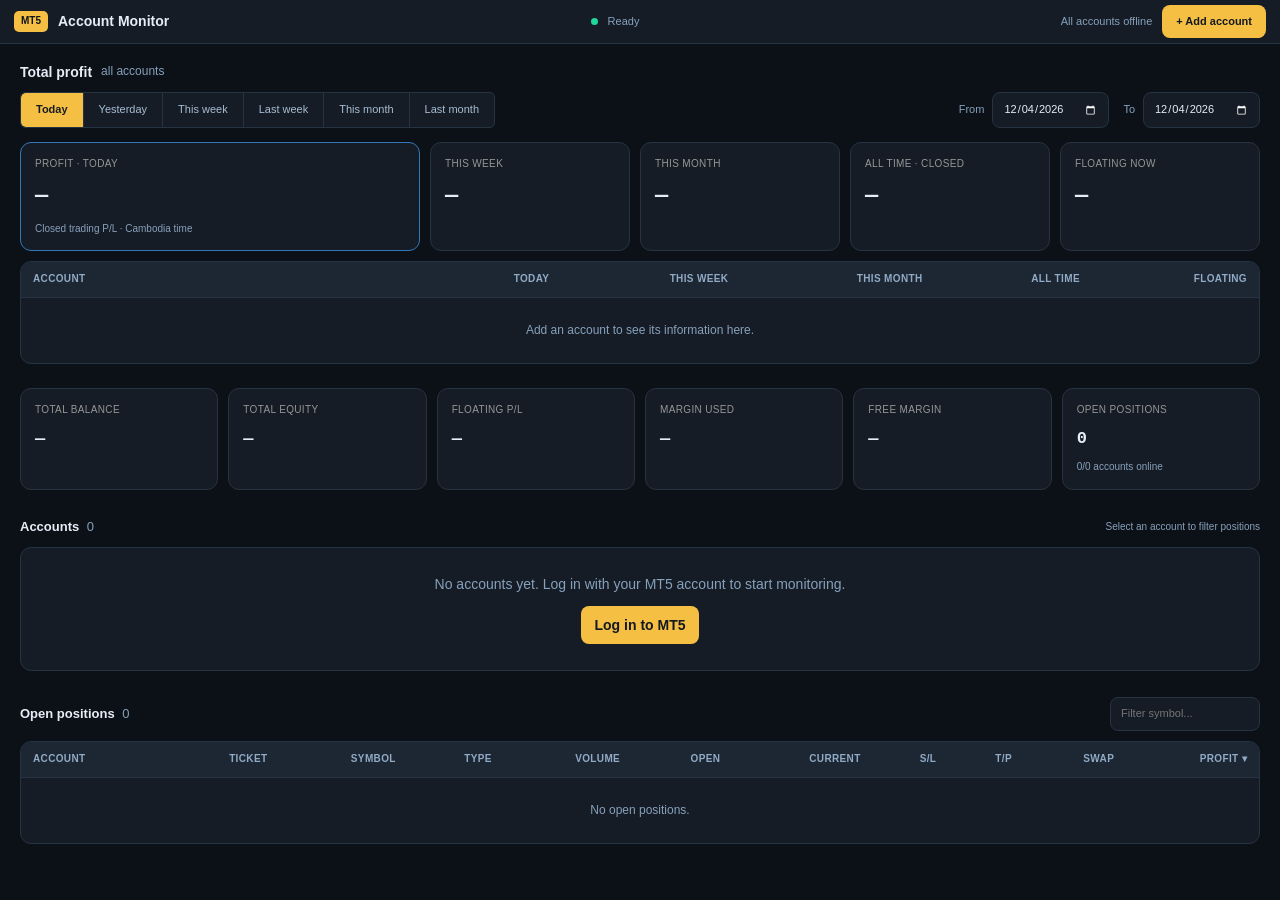
<file: index.html>
<!doctype html>
<html lang="en">
<head>
<meta charset="utf-8">
<meta name="viewport" content="width=device-width, initial-scale=1, maximum-scale=1, user-scalable=no">
<meta name="theme-color" content="#0c1118">
<title>Mab KaaKoo | MT5 Account Monitor</title>
<link rel="stylesheet" href="style.css?v=20261119-webcontrols">
<link rel="icon" type="image/x-icon" href="favicon.ico">
</head>
<body>
<header class="topbar">
  <div class="top-left"><span class="mt5-badge">MT5</span><strong>Account Monitor</strong></div>
  <div class="top-center"><span class="status-dot"></span><span id="systemStatus">Ready</span></div>
  <div class="top-right"><span id="onlineSummary">All accounts offline</span><button class="add-button" id="openAdd">+ Add account</button></div>
</header>
<main class="dashboard">
  <section class="profit-section">
    <div class="profit-title"><strong>Total profit</strong><span id="profitScope">all accounts</span></div>
    <div class="filter-line">
      <div class="period-tabs" id="periodTabs">
        <button class="period active" data-period="today">Today</button>
        <button class="period" data-period="yesterday">Yesterday</button>
        <button class="period" data-period="this_week">This week</button>
        <button class="period" data-period="last_week">Last week</button>
        <button class="period" data-period="this_month">This month</button>
        <button class="period" data-period="last_month">Last month</button>
      </div>
      <div class="date-range"><label>From <input type="date" id="dateFrom"></label><label>To <input type="date" id="dateTo"></label></div>
    </div>
    <div class="profit-cards">
      <article class="profit-card primary"><span id="profitPeriodLabel">PROFIT · TODAY</span><b id="profitSelected">—</b><small id="profitSelectedNote"></small></article>
      <article class="profit-card"><span>THIS WEEK</span><b id="profitWeek">—</b></article>
      <article class="profit-card"><span>THIS MONTH</span><b id="profitMonth">—</b></article>
      <article class="profit-card"><span>ALL TIME · CLOSED</span><b id="profitAll">—</b></article>
      <article class="profit-card"><span>FLOATING NOW</span><b id="profitFloating">—</b></article>
    </div>
    <div class="table-card profit-table-wrap">
      <table class="profit-table">
        <thead><tr><th>ACCOUNT</th><th>TODAY</th><th>THIS WEEK</th><th>THIS MONTH</th><th>ALL TIME</th><th>FLOATING</th></tr></thead>
        <tbody id="accountRows"><tr><td colspan="6" class="empty-row">Add an account to see its information here.</td></tr></tbody>
      </table>
    </div>
  </section>

  <section class="totals-grid">
    <article class="total-card"><span>TOTAL BALANCE</span><b id="totalBalance">—</b></article>
    <article class="total-card"><span>TOTAL EQUITY</span><b id="totalEquity">—</b></article>
    <article class="total-card"><span>FLOATING P/L</span><b id="totalFloating">—</b></article>
    <article class="total-card"><span>MARGIN USED</span><b id="totalMargin">—</b></article>
    <article class="total-card"><span>FREE MARGIN</span><b id="totalFreeMargin">—</b></article>
    <article class="total-card"><span>OPEN POSITIONS</span><b id="totalPositions">0</b><small id="onlineCount">0/0 accounts online</small></article>
  </section>

  <section class="accounts-section">
    <div class="section-heading"><h2>Accounts <span id="accountCount">0</span></h2><span class="selection-hint" id="selectionHint">Select an account to filter positions</span></div>
    <div class="table-card accounts-empty" id="accountsEmpty">
      <p>No accounts yet. Log in with your MT5 account to start monitoring.</p>
      <button class="login-button" id="emptyAdd">Log in to MT5</button>
    </div>
    <div class="account-cards" id="accountCards"></div>
  </section>

  <section class="positions-section">
    <div class="section-heading"><h2>Open positions <span id="openPositionCount">0</span></h2><div class="position-tools"><button class="clear-filter hidden" id="clearAccountFilter">Show all accounts</button><input class="symbol-filter" id="symbolFilter" placeholder="Filter symbol..."></div></div>
    <div class="table-card positions-table-wrap">
      <table class="positions-table">
        <thead><tr><th>ACCOUNT</th><th>TICKET</th><th>SYMBOL</th><th>TYPE</th><th>VOLUME</th><th>OPEN</th><th>CURRENT</th><th>S/L</th><th>T/P</th><th>SWAP</th><th>PROFIT ▾</th></tr></thead>
        <tbody id="positionRows"><tr><td colspan="11" class="empty-row">No open positions.</td></tr></tbody>
      </table>
    </div>
  </section>
</main>

<div class="modal-backdrop hidden" id="addModal" role="dialog" aria-modal="true" aria-labelledby="modalTitle">
  <div class="modal">
    <button class="close-modal" id="closeModal" aria-label="Close">×</button>
    <h2 id="modalTitle">Log in to an MT5 account</h2>
    <p class="modal-intro">Open an account whose MetaTrader terminal is running the <strong>MT5 Monitor EA</strong>. You need its login, server and the 6-digit pairing code shown on the EA.</p>
    <form id="addAccountForm">
      <label for="accountLogin">Login (account number)</label>
      <input id="accountLogin" type="text" name="mt5_account_number" inputmode="numeric" placeholder="Enter MT5 account number" autocomplete="off" autocapitalize="off" autocorrect="off" spellcheck="false" data-form-type="other" data-lpignore="true" required>
      <label for="accountServer">Server</label>
      <input id="accountServer" placeholder="e.g. JustMarkets-Demo6" autocomplete="off" required>
      <label for="accountCode">Enter 6 Digit</label>
      <input id="accountCode" type="text" name="mt5_pairing_code" placeholder="Enter 6-digit pairing code" inputmode="numeric" minlength="6" maxlength="6" pattern="[0-9]{6}" autocomplete="off" autocapitalize="off" spellcheck="false" required>
      <label for="accountAlias">Display Alias Name</label>
      <input id="accountAlias" placeholder="e.g. T-XAUUSD" maxlength="40" required>
      <div id="formMessage" class="form-message" role="status"></div>
      <div class="modal-actions"><button type="button" class="cancel-button" id="cancelModal">Cancel</button><button type="submit" class="login-button" id="loginButton">Login</button></div>
    </form>
    <p class="modal-note">No MT5 password needed — the data comes from the EA running in the account's own terminal. Only people who know the pairing code can open the account.</p>
  </div>
</div>
<script src="app.js"></script>
</body>
</html>
</file>
<file: style.css>
*{box-sizing:border-box}
:root{color-scheme:dark;--bg:#0c1118;--panel:#151c25;--head:#1d2733;--line:#263342;--muted:#87a0bb;--text:#e6edf6;--yellow:#f5bf43;--green:#20d69a;--red:#ff5268;--blue:#4e9bff;--mono:ui-monospace,SFMono-Regular,Menlo,Monaco,Consolas,"Liberation Mono",monospace}
body{margin:0;background:var(--bg);color:var(--text);font:14px/1.45 -apple-system,BlinkMacSystemFont,"Segoe UI",Inter,Roboto,sans-serif}

/* Prevent the entire website from moving horizontally on mobile */
html,body{width:100%;max-width:100%;overflow-x:hidden;overscroll-behavior-x:none}

/* Keep mobile vertical scrolling normal */
body{overflow-y:auto;touch-action:pan-y}

button,input{font:inherit}
.topbar{height:44px;border-bottom:1px solid var(--line);background:#151c25;display:flex;align-items:center;justify-content:space-between;padding:0 14px;position:sticky;top:0;z-index:5}
.top-left,.top-center,.top-right{display:flex;align-items:center;gap:10px}
.top-left strong{font-size:14px}
.mt5-badge{background:var(--yellow);color:#10151c;border-radius:5px;padding:3px 7px;font-size:10px;font-weight:900}
.top-center{font-size:11px;color:var(--muted)}
.status-dot{width:7px;height:7px;background:var(--green);border-radius:50%}
.top-right{font-size:11px;color:var(--muted)}
.add-button,.login-button{background:var(--yellow);color:#14191f;border:0;border-radius:8px;padding:9px 14px;font-weight:700;cursor:pointer}
.dashboard{max-width:1400px;width:calc(100% - 40px);margin:18px auto 42px}
.profit-title{display:flex;gap:9px;align-items:center;margin-bottom:10px}
.profit-title span{color:var(--muted);font-size:12px}
.filter-line{display:flex;align-items:center;justify-content:space-between;gap:14px;margin-bottom:14px}
.period-tabs{display:flex;overflow:hidden;border-radius:10px;background:var(--panel);border:1px solid var(--line)}
.period{border:0;border-right:1px solid var(--line);background:transparent;color:#a8bdd4;padding:9px 15px;font-size:11px;cursor:pointer}
.period:last-child{border-right:0}
.period.active{background:var(--yellow);color:#171b20;font-weight:800;border-radius:9px}
.date-range{display:flex;gap:14px}
.date-range label{display:flex;align-items:center;gap:8px;color:var(--muted);font-size:11px}
.date-range input{background:var(--panel);border:1px solid var(--line);color:var(--text);border-radius:8px;padding:8px 10px}
.profit-cards{display:grid;grid-template-columns:2fr repeat(4,1fr);gap:10px;margin-bottom:10px}
.profit-card,.total-card,.account-card{background:var(--panel);border:1px solid var(--line);border-radius:11px;padding:14px;min-width:0}
.profit-card{min-height:86px;display:flex;flex-direction:column;gap:9px}
.profit-card.primary{border-color:#3477b8}
.profit-card span,.total-card span{font-size:10px;color:var(--muted);letter-spacing:.35px}
.profit-card b{font-size:22px}
.profit-card small{color:var(--muted);font-size:10px}
.positive{color:var(--green)!important}
.negative{color:var(--red)!important}
.table-card{background:var(--panel);border:1px solid var(--line);border-radius:11px;overflow:auto}
.profit-table,.accounts-table,.positions-table{width:100%;border-collapse:collapse;white-space:nowrap}
.profit-table th,.accounts-table th,.positions-table th{background:var(--head);color:#91aac5;font-size:10px;font-weight:600;letter-spacing:.35px;text-align:right;padding:10px 12px}
.profit-table th:first-child,.accounts-table th:first-child,.positions-table th:first-child{text-align:left}
.profit-table td,.accounts-table td,.positions-table td{padding:13px 12px;border-top:1px solid var(--line);font-size:12px;text-align:right}
.profit-table td:first-child,.accounts-table td:first-child,.positions-table td:first-child{text-align:left}
.account-main{display:block;font-weight:700;color:#e8eff8}
.account-sub{display:block;color:var(--muted);font-size:10px;margin-top:3px}
.empty-row{text-align:center!important;color:var(--muted);padding:24px!important}
.totals-grid{display:grid;grid-template-columns:repeat(6,minmax(0,1fr));gap:10px;margin:24px 0 28px}
.total-card{min-height:84px;display:flex;flex-direction:column;gap:9px}
.total-card b{font-size:17px}
.total-card small{font-size:10px;color:var(--muted)}
.section-heading{display:flex;align-items:center;justify-content:space-between;margin:0 0 10px}
.section-heading h2{font-size:13px;margin:0}
.section-heading h2 span{font-weight:500;color:var(--muted);margin-left:4px}
.selection-hint{font-size:10px;color:var(--muted)}
.accounts-section{margin-bottom:26px}
.accounts-table-wrap{margin-bottom:12px}
.accounts-table tbody tr{cursor:pointer}
.accounts-table tbody tr:hover,.accounts-table tbody tr.selected{background:#1b2938}
.online{color:var(--green)}
.offline{color:var(--red)}
.account-cards{display:grid;grid-template-columns:repeat(auto-fill,minmax(250px,1fr));gap:12px}
.account-card{cursor:pointer;transition:border-color .15s,background .15s}
.account-card:hover{border-color:#5b8fc3}
.account-card.selected{border:2px solid var(--yellow);padding:13px;background:#192330}
.account-card-head{display:flex;justify-content:space-between;gap:8px;align-items:flex-start;margin-bottom:14px}
.account-card-title{font-weight:800;font-size:14px}
.account-card-sub{font-size:10px;color:var(--muted);margin-top:3px}
.status-pill{font-size:9px;color:var(--green);background:#12352f;border-radius:20px;padding:3px 8px}
.account-metrics{display:grid;grid-template-columns:1fr 1fr;gap:12px 18px}
.metric span{display:block;color:var(--muted);font-size:10px}
.metric b{display:block;font-size:13px;margin-top:3px}
.account-card-foot{border-top:1px solid var(--line);margin-top:14px;padding-top:10px;display:flex;justify-content:space-between;color:var(--muted);font-size:10px}
.positions-section{margin-top:24px}
.position-tools{display:flex;gap:8px;align-items:center}
.symbol-filter{width:150px;background:var(--panel);border:1px solid var(--line);border-radius:8px;color:var(--text);padding:8px 10px;font-size:11px}
.clear-filter{border:1px solid var(--line);background:#1b2938;color:var(--yellow);border-radius:8px;padding:7px 10px;font-size:10px;cursor:pointer}
.type-buy{color:var(--green);font-weight:700}
.type-sell{color:var(--red);font-weight:700}
.hidden{display:none!important}
.accounts-empty{text-align:center;padding:26px;color:var(--muted)}
.accounts-empty p{margin:0 0 12px}
.modal-backdrop{position:fixed;inset:0;background:#000b;display:flex;align-items:center;justify-content:center;padding:18px;z-index:20}
.modal{width:min(700px,100%);background:#151c25;border:1px solid #d1d8e0;border-radius:20px;padding:34px 36px;position:relative}
.modal h2{margin:0 0 18px;font-size:23px}
.modal-intro,.modal-note{color:#91a1b5;line-height:1.6}
.modal form{display:grid;gap:9px;margin-top:24px}
.modal form label{font-weight:700;margin-top:5px}
.modal input{width:100%;padding:14px 16px;border:1px solid #2b3949;border-radius:10px;background:#0c1118;color:var(--text);outline:none}
.modal input:focus{border-color:var(--yellow)}
.modal-actions{display:flex;justify-content:flex-end;gap:10px;margin-top:14px}
.cancel-button{background:transparent;border:1px solid var(--line);color:var(--text);border-radius:8px;padding:10px 16px;cursor:pointer}
.close-modal{position:absolute;right:22px;top:15px;background:none;border:0;color:var(--muted);font-size:25px;cursor:pointer}
.form-message{color:var(--red);font-size:12px;min-height:16px}
.modal-note{margin:24px 0 0;font-size:12px}

/* v3.1: one consolidated account list in the upper (green-marked) table */
.profit-table-wrap tbody tr{cursor:pointer}
.profit-table-wrap tbody tr:hover,.profit-table-wrap tbody tr.selected{background:#1b2938}
.profit-table th,.profit-table td{white-space:nowrap}
.profit-table th:first-child{min-width:190px}

/* Account list totals and multi-currency presentation */
.currency-total{display:block;white-space:nowrap;line-height:1.55}
.neutral{color:var(--text)!important}
.account-name-wrap{display:flex;align-items:center;gap:9px;min-width:0}
.account-order{display:inline-flex;align-items:center;justify-content:center;flex:0 0 28px;height:28px;border-radius:7px;background:#243244;color:#e6edf6;font-weight:800}
.account-status-dot{display:inline-block;flex:0 0 8px;width:8px;height:8px;border-radius:50%}
.account-status-dot.online{background:var(--green);box-shadow:0 0 0 3px #20d69a18}
.account-status-dot.offline{background:var(--red);box-shadow:0 0 0 3px #ff526818}
.account-name-wrap>div{min-width:0}
.account-total-row td{background:#202b39;border-top:2px solid #3a4a5d;font-weight:800;padding-top:14px;padding-bottom:14px}
.account-total-row .account-total-label{color:var(--yellow);text-align:left!important}
.account-total-row .account-total-values{color:var(--green);text-align:right}
.account-total-row .account-total-status{color:var(--muted);font-size:10px}
.profit-card b .currency-total,.total-card b .currency-total{font-size:inherit;}
.total-card b .currency-total{font-size:17px;color:#fff}
.profit-card b .currency-total{font-size:20px;font-weight:500}
.period-tabs{border-radius:5px;overflow:hidden}
.period{border-radius:0!important;min-width:0}
.period.active{border-radius:0!important}
.period:first-child{border-top-left-radius:5px!important;border-bottom-left-radius:5px!important}
.period:last-child{border-right:0;border-top-right-radius:5px!important;border-bottom-right-radius:5px!important}

/* Profit and account summary card titles */
.profit-card>span,.total-card>span{color:#969696}

/* Account profit table: improve readability of account values and totals only */
.profit-table tbody tr:not(.account-total-row) td:not(:first-child){font-size:14px}
.profit-table tbody tr.account-total-row td:not(:first-child){font-size:16px;font-weight:600}

/* Monospaced, tabular figures for monetary, profit and price values */
.profit-card b,.total-card b,.profit-table td:not(:first-child),.account-metrics .metric b,.positions-table td.numeric,.positions-table td.price,.positions-table td.profit,.positions-table td.change{font-family:var(--mono);font-variant-numeric:tabular-nums}

/* Open positions footer totals */
.positions-total-row td{background:#202b39;border-top:2px solid #3a4a5d;padding-top:14px;padding-bottom:14px;font-weight:700;font-family:var(--mono);font-variant-numeric:tabular-nums}
.positions-total-row .positions-total-label{color:var(--yellow);text-align:left!important;font-family:inherit}
.positions-total-row .positions-total-values{text-align:right}
.positions-total-row .currency-total{display:block;white-space:nowrap;line-height:1.55}

/* Account table currency labels use muted blue; amount keeps its profit color. */
.profit-table .account-currency-code{color:#a5a5a5!important;font-size:90%;margin-left:3px;vertical-align:baseline}

/* Account table secondary trade/position counts under the monetary values. */
.profit-table .account-cell-meta{display:block;margin-top:4px;color:#a5a5a5;font-size:10px;font-weight:400;line-height:1.25;white-space:nowrap}

/* Clearer account-group highlighting in the Open Positions table.
   Rows within an account share a more visible tint; the final row has a
   brighter background and a stronger separator to distinguish group boundaries. */
.positions-table tbody tr.position-account-group-0 td{background-color:#203b37}
.positions-table tbody tr.position-account-group-1 td{background-color:#393722}
.positions-table tbody tr.position-account-group-2 td{background-color:#37304b}
.positions-table tbody tr.position-account-group-3 td{background-color:#26394b}
.positions-table tbody tr.position-account-group-4 td{background-color:#403035}

/* Final row of each account group: same fill as sibling rows; only the bottom separator changes. */
.positions-table tbody tr.position-account-group-end td{border-bottom:1px solid #64798d}

/* Hover remains slightly brighter than the normal group background. */
.positions-table tbody tr.position-account-group-0:hover td{background-color:#31564f}
.positions-table tbody tr.position-account-group-1:hover td{background-color:#4b482d}
.positions-table tbody tr.position-account-group-2:hover td{background-color:#494064}
.positions-table tbody tr.position-account-group-3:hover td{background-color:#35536c}
.positions-table tbody tr.position-account-group-4:hover td{background-color:#523d45}


/* =========================================================
   RESPONSIVE STYLES — ALL MEDIA QUERIES AT THE BOTTOM
   ========================================================= */

/* TABLET AND MOBILE */
@media(max-width:900px){
.dashboard{width:calc(100% - 24px)}
.profit-cards{grid-template-columns:repeat(2,minmax(0,1fr))}
.profit-card.primary{grid-column:span 2}
.totals-grid{grid-template-columns:repeat(2,minmax(0,1fr))}
.filter-line{align-items:stretch;flex-direction:column}
.period-tabs{display:grid;grid-template-columns:repeat(3,1fr)}
.period{border-bottom:1px solid var(--line)}
.date-range{justify-content:space-between}
.date-range label{flex:1}
.date-range input{min-width:0;width:100%}
.date-range label{flex-direction:column;align-items:flex-start;gap:4px}

/* Period tabs responsive layout */
.period-tabs{border-radius:7px}
.period:nth-child(3){border-right:0}
.period:nth-child(n+4){border-top:1px solid var(--line)}
.period:first-child{border-top-left-radius:7px!important;border-bottom-left-radius:0px!important}
.period:last-child{border-bottom-right-radius:7px!important;border-top-right-radius:0px!important;}
.period:nth-child(4){border-bottom-left-radius:7px!important}

/* Mobile horizontal scrolling: freeze first Account column in both tables. */
.profit-table-wrap,.positions-section .table-card{overflow-x:auto;-webkit-overflow-scrolling:touch}
.profit-table th:first-child,.profit-table td:first-child,.positions-table th:first-child,.positions-table td:first-child{position:sticky;left:0;z-index:2;background:var(--panel);background-clip:padding-box;box-shadow:1px 0 0 var(--line)}
.profit-table thead th:first-child,.positions-table thead th:first-child{z-index:4;background:var(--head)}
.profit-table tbody tr:hover td:first-child,.profit-table tbody tr.selected td:first-child,.positions-table tbody tr:hover td:first-child,.positions-table tbody tr.selected td:first-child{background:#1b2938}
.profit-table tbody tr.account-total-row td:first-child,.positions-table tbody tr.positions-total-row td:first-child{background:#202b39}

/* Keep group highlighting visible in the frozen Account column on mobile. */
.positions-table tbody tr.position-account-group-0 td:first-child{background-color:#203b37}
.positions-table tbody tr.position-account-group-1 td:first-child{background-color:#393722}
.positions-table tbody tr.position-account-group-2 td:first-child{background-color:#37304b}
.positions-table tbody tr.position-account-group-3 td:first-child{background-color:#26394b}
.positions-table tbody tr.position-account-group-4 td:first-child{background-color:#403035}
}

/* MOBILE PHONES */
@media(max-width:560px){
.topbar{padding:0 8px}
.top-center{display:none}
.top-right{gap:6px}
.top-right span{font-size:9px}
.add-button{padding:8px 9px;font-size:10px}
.dashboard{width:calc(100% - 16px);margin-top:12px}
.profit-cards{gap:7px}
.profit-card,.total-card{padding:10px;min-height:76px}
.profit-card b{font-size:18px}
.total-card b{font-size:14px}
.date-range{gap:8px}
.date-range label{font-size:10px}
.date-range input{font-size:10px;padding:7px 5px}
.period{padding:7px 4px;font-size:10px}
.account-cards{grid-template-columns:1fr}
.modal{padding:25px 18px}
.modal h2{font-size:19px}
.section-heading{align-items:flex-start;gap:8px}
.selection-hint{max-width:130px;text-align:right}
.symbol-filter{width:125px}
.positions-table th,.positions-table td,.accounts-table th,.accounts-table td{padding:10px 8px}

/* Profit table mobile horizontal scrolling */
.profit-table{min-width:980px}
.profit-table-wrap{-webkit-overflow-scrolling:touch}
.account-total-row td{padding:12px 10px}
.total-card b .currency-total{font-size:14px;font-weight:500}
.profit-card b .currency-total{font-size:16px;font-weight:500}

/* Mobile compact frozen Account columns: preserve all existing desktop styling. */

/* Account profit table: compact sticky first column. */
.profit-table th:first-child,.profit-table td:first-child{width:155px;min-width:155px;max-width:155px;white-space:normal;overflow-wrap:anywhere}
.profit-table .account-name-wrap{gap:5px;align-items:flex-start}

/* Simple sequence number instead of a filled square. */
.profit-table .account-order{flex:0 0 12px;width:12px;height:auto;min-height:0;padding:0;margin-top:1px;border-radius:0;background:transparent;color:var(--muted);font-size:10px;font-weight:600}
.profit-table .account-status-dot{flex:0 0 7px;width:7px;height:7px;margin-top:5px}
.profit-table .account-main,.profit-table .account-sub{white-space:normal;overflow-wrap:anywhere;word-break:normal}
.profit-table .account-sub{line-height:1.35}

/* Add a compact ID prefix before the account number shown in account-sub. */
.profit-table .account-sub::before{content:"ID #";color:var(--muted);font-size:9px}

/* Keep the account total footer aligned with the compact frozen column. */
.profit-table .account-total-row td:first-child{width:155px;min-width:155px;max-width:155px}

/* Open positions: compact sticky Account column and allow account names to wrap. */
.positions-table th:first-child,.positions-table td:first-child{width:125px;min-width:125px;max-width:125px;white-space:normal;overflow-wrap:anywhere;word-break:normal}
.positions-table .positions-total-row td:first-child{width:125px;min-width:125px;max-width:125px}

/* Account table secondary trade/position counts under the monetary values. */
.profit-table .account-cell-meta{font-size:9px;margin-top:3px}
}
</file>
